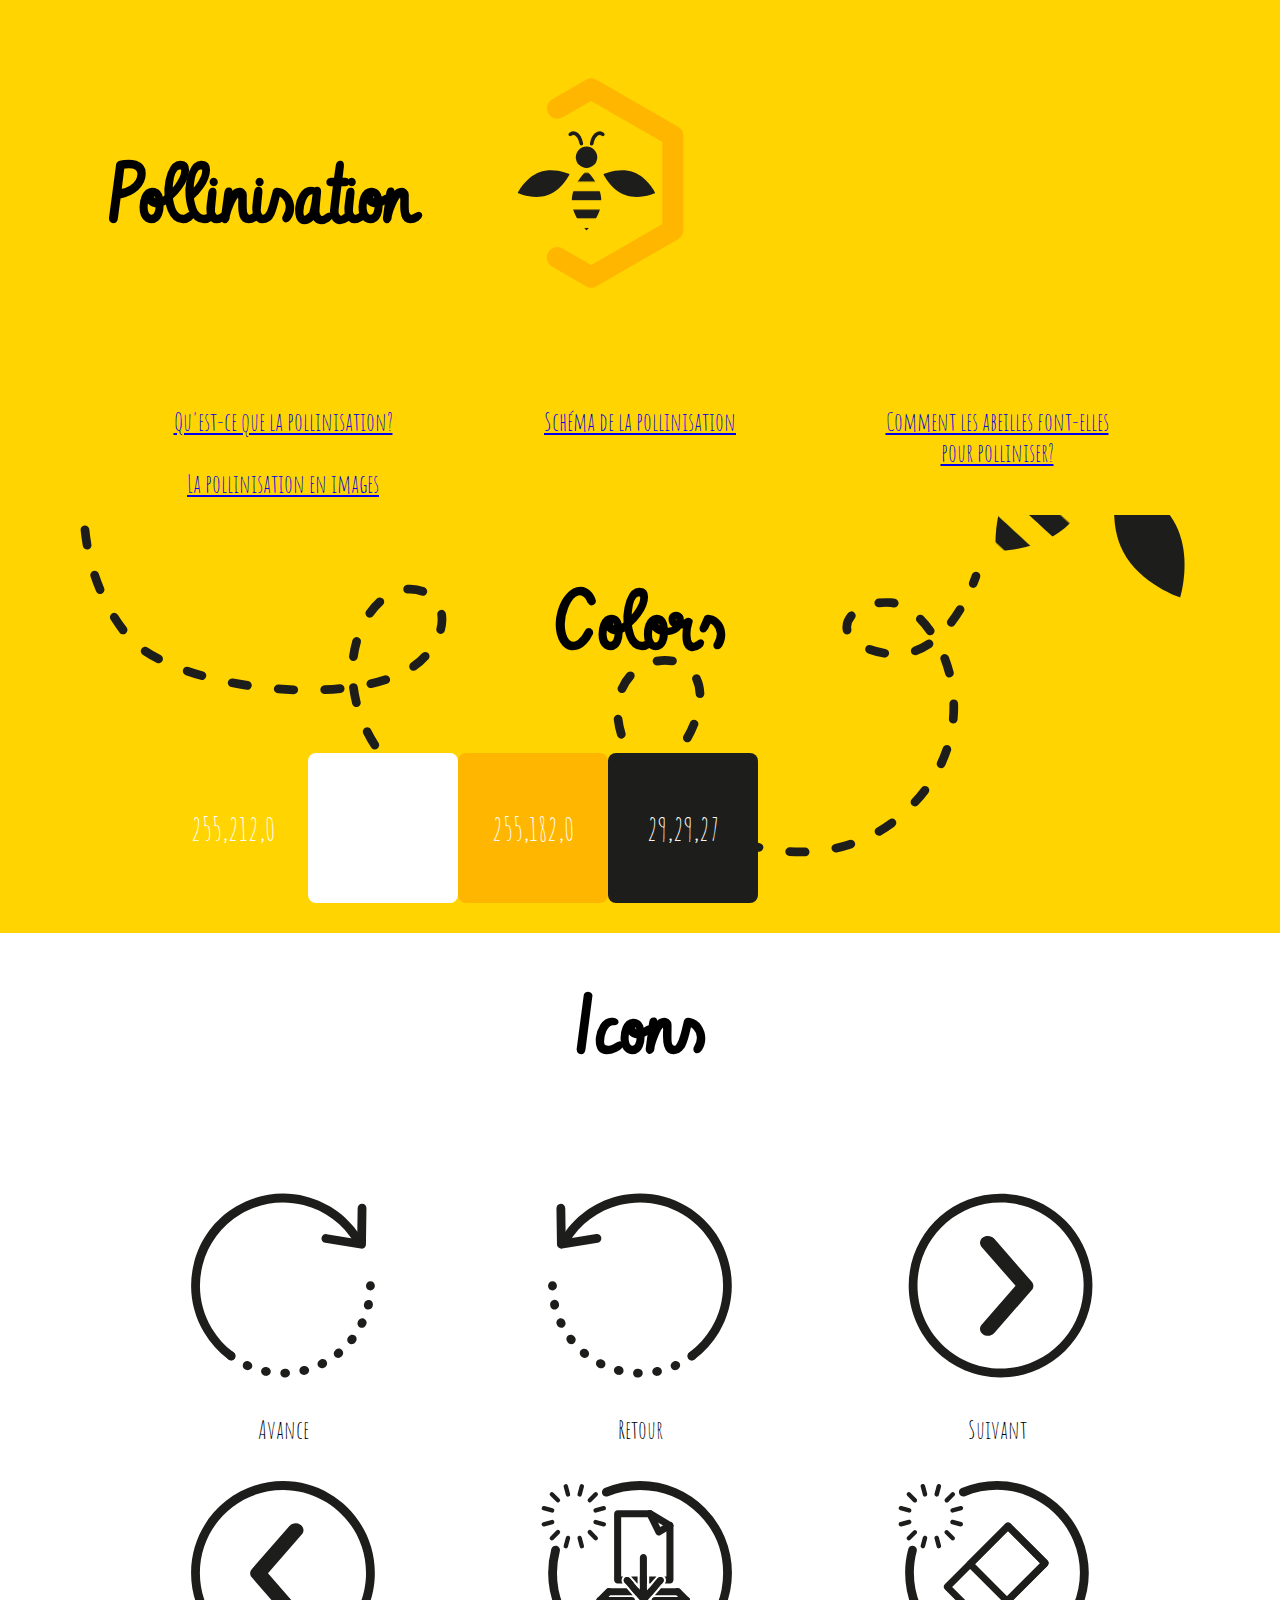
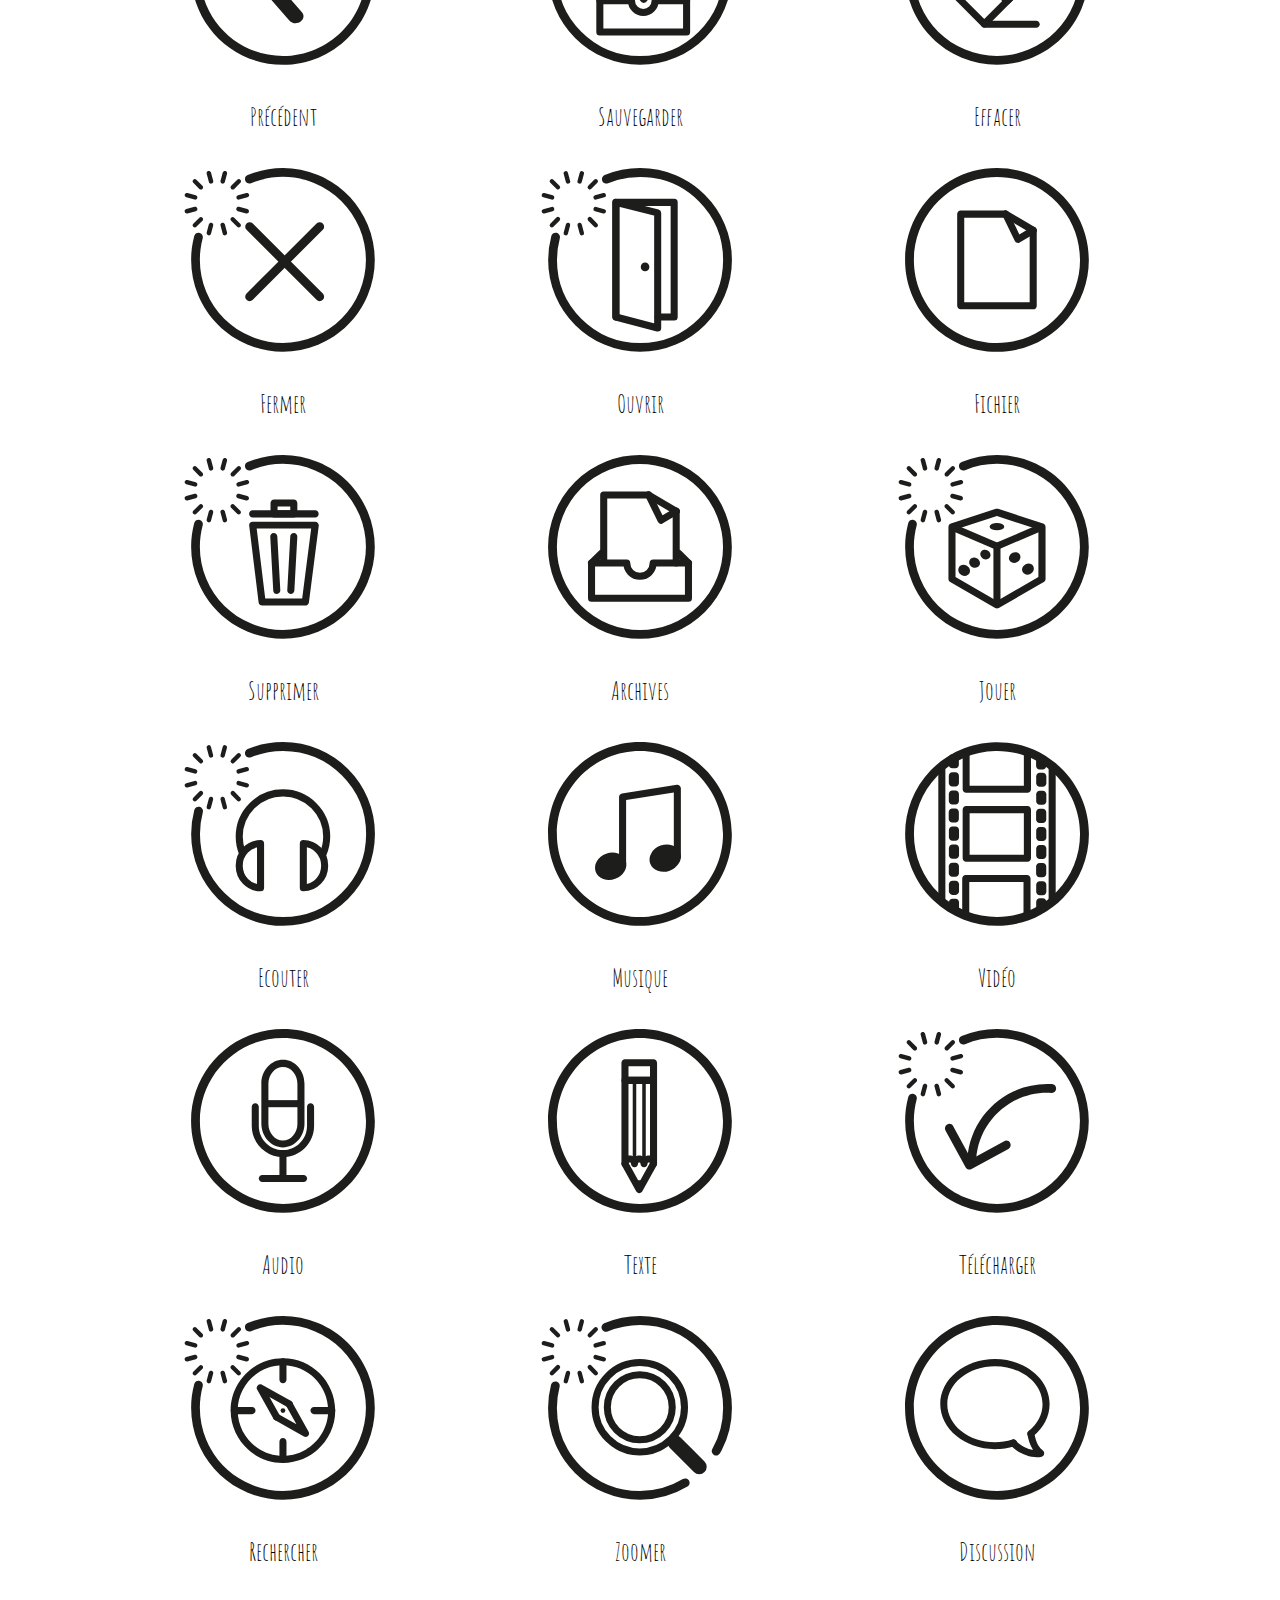
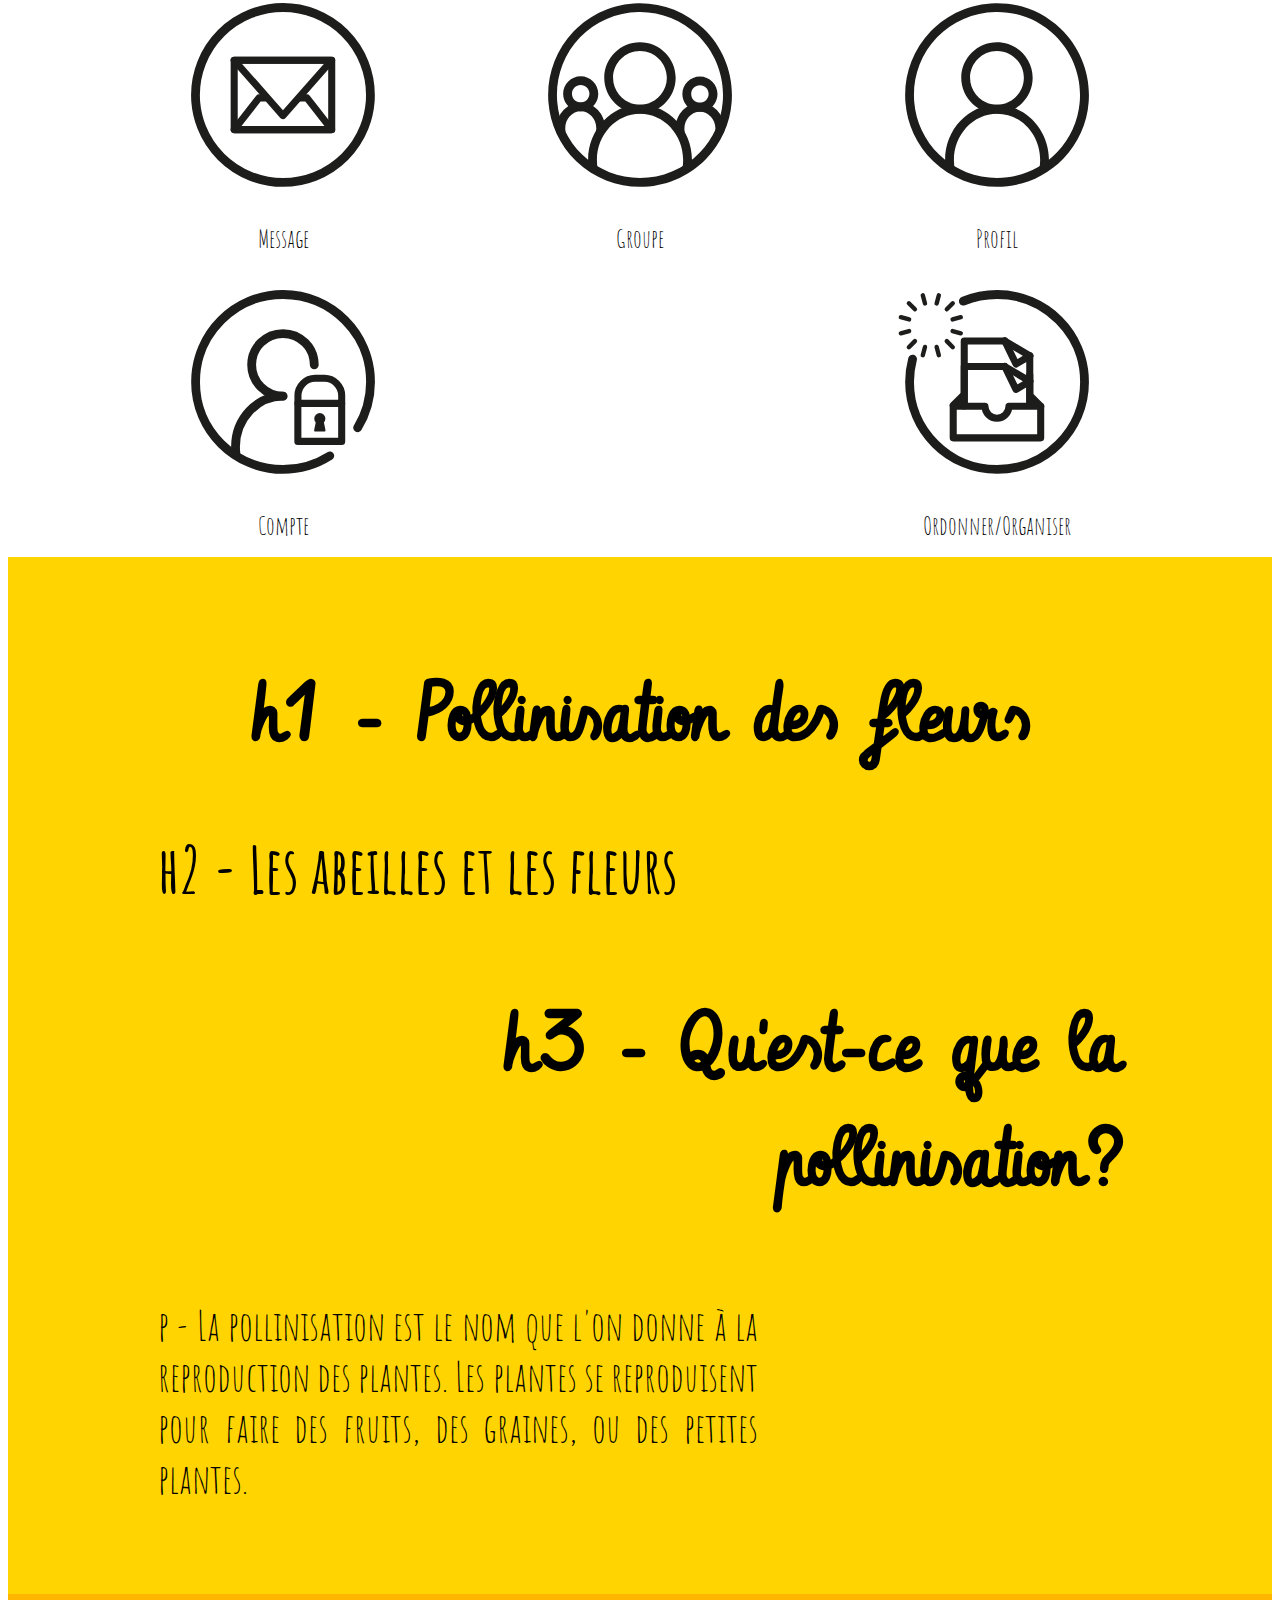
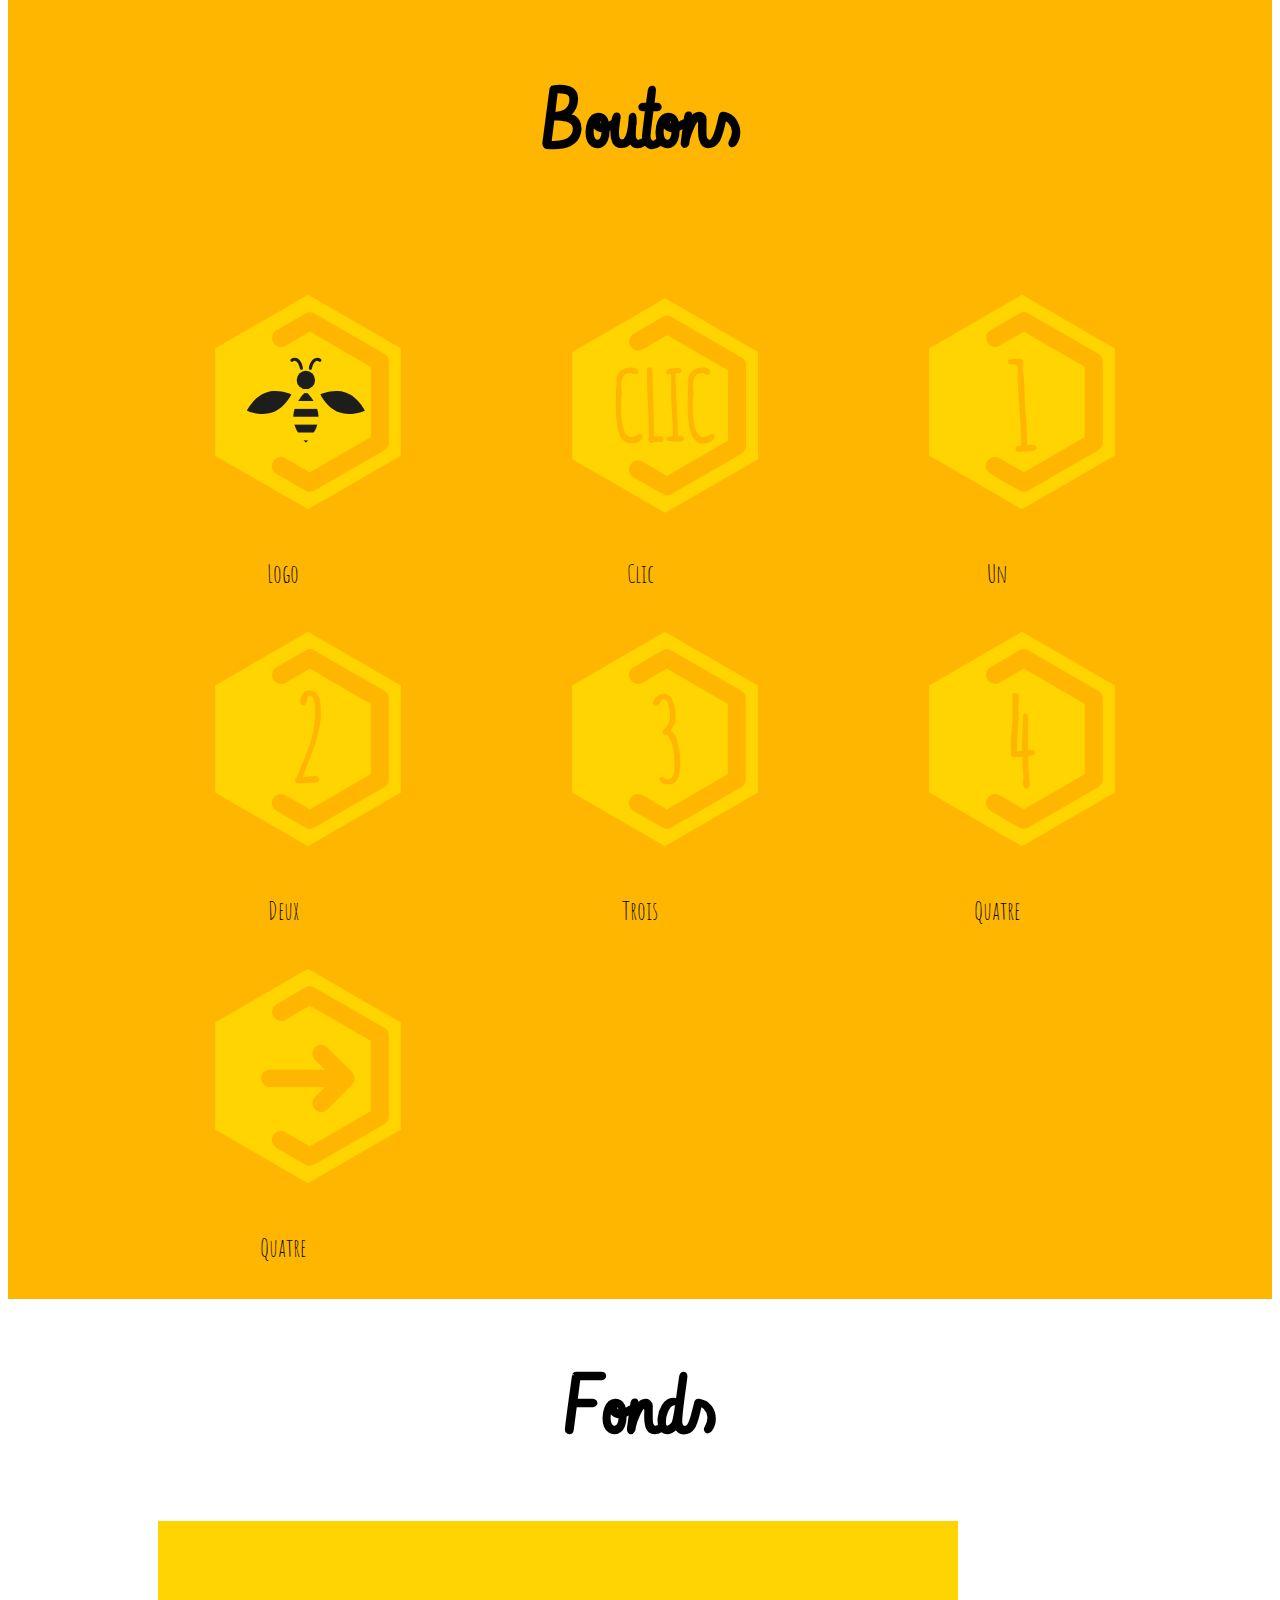
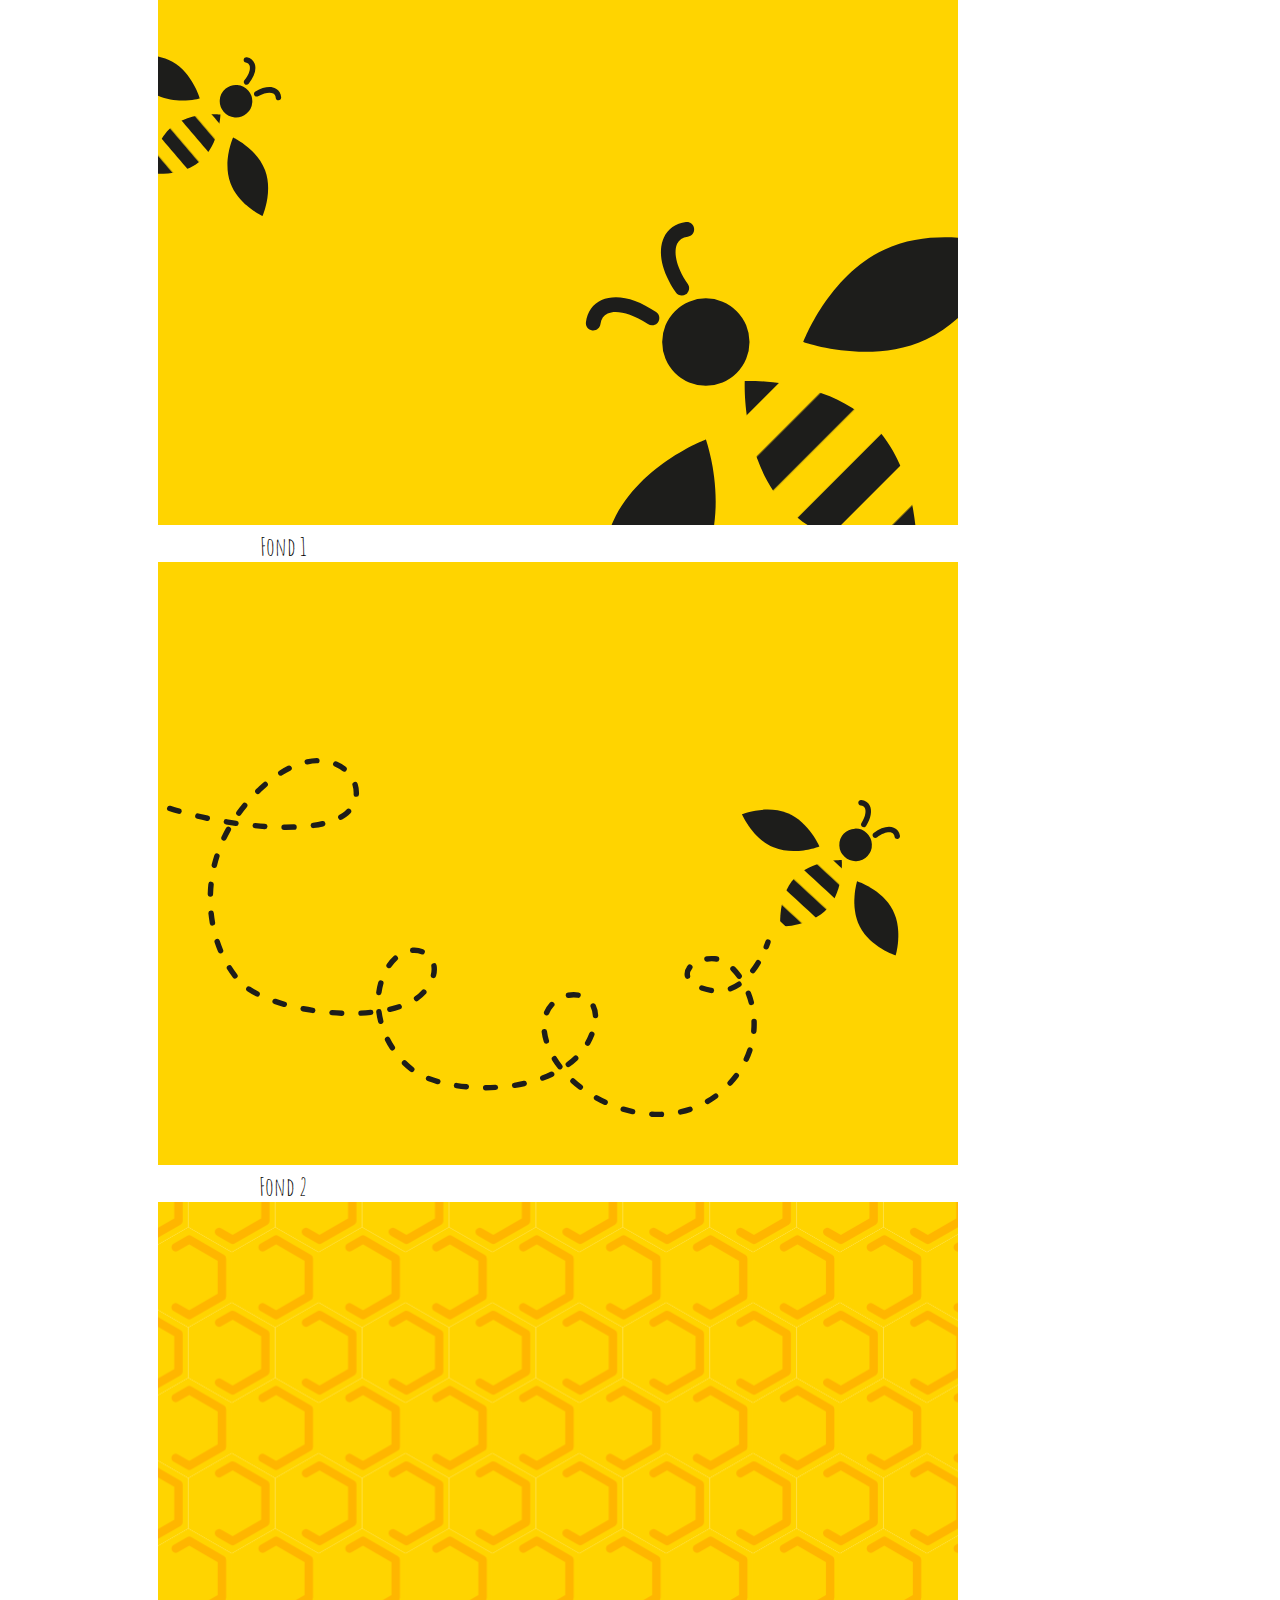
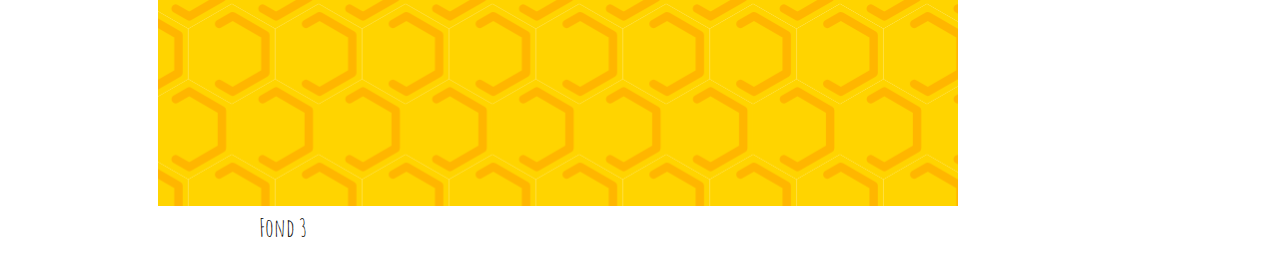
<file: index.html>
<!DOCTYPE html>
<html>
<head>
<meta charset="utf-8">
<title>Base</title>

<link href="https://fonts.googleapis.com/css?family=Amatic+SC|Vibur" rel="stylesheet">

<link rel="stylesheet" href="styles/main.css">
<link rel="stylesheet" href="styles/typo.css">

<header>
  <img src="images/logo.svg" width="350px" float="left"/>
 <h5>Pollinisation</h5>
 <ul id="navigation">
   <li><a href="video01.html">Qu'est-ce que la pollinisation?</a></li>
   <li><a href="video02.html">Schéma de la pollinisation</a></li>
   <li><a href="video03.html">Comment les abeilles font-elles pour polliniser?</a></li>
   <li><a href="video04.html">La pollinisation en images</a></li>
   </ul>
</header>
</head>
<body background="images/fond2-02.svg" background-attachment="scroll">

<section class="colors">
  <h1>Colors</h1>
  <ul>
    <li id="color-1">255,212,0</li>
    <li id="color-2">255,255,255</li>
    <li id="color-3">255,182,0</li>
    <li id="color-4">29,29,27</li>

</ul>
</section>



<section class="section01">
  <h1>Icons</h1>

  <ul>
<li><img src="images/avancer.svg" alt="avance"/></span>Avance</li>
<li><img src="images/retour.svg" alt="retour"/></span>Retour</li>
<li><img src="images/suivant.svg" alt="suivant"/></span>Suivant</li>
<li><img src="images/precedent.svg" alt="precedent"/></span>Précédent</li>
<li><img src="images/sauvegarder-24.svg" alt="sauvegarder"/></span>Sauvegarder</li>
<li><img src="images/effacer.svg" alt="effacer"/></span>Effacer</li>
<li><img src="images/fermer.svg" alt="fermer"/></span>Fermer</li>
<li><img src="images/ouvrir-08-08.svg" alt="ouvrir"/></span>Ouvrir</li>
<li><img src="images/fichier.svg" alt="fichier"/></span>Fichier</li>
<li><img src="images/supprimer.svg" alt="supprimer"/></span>Supprimer</li>
<li><img src="images/archive-10.svg" alt="archive"/></span>Archives</li>
<li><img src="images/jouer.svg" alt="jouer"/></span>Jouer</li>
<li><img src="images/ecouter-11.svg" alt="ecouter"/></span>Ecouter</li>
<li><img src="images/musique.svg" alt="musique"/></span>Musique</li>
<li><img src="images/video.svg" alt="video"/></span>Vidéo</li>
<li><img src="images/audio.svg" alt="audio"/></span>Audio</li>
<li><img src="images/texte.svg" alt="texte"/></span>Texte</li>
<li><img src="images/telecharger.svg" alt="telecharger"/></span>Télécharger</li>
<li><img src="images/rechercher.svg" alt="rechercher"/></span>Rechercher</li>
<li><img src="images/zoomer-16.svg" alt="zoomer"/></span>Zoomer</li>
<li><img src="images/discussion.svg" alt="discussion"/></span>Discussion</li>
<li><img src="images/message-18.svg" alt="message"/></span>Message</li>
<li><img src="images/groupe.svg" alt="groupe"/></span>Groupe</li>
<li><img src="images/profil.svg" alt="profil"/></span>Profil</li>
<li><img src="images/compte-22.svg" alt="compte"/></span>Compte</li>
<li><img src="images/organiser-23.svg" alt="organiser"/></span>Ordonner/Organiser</li>
</ul>
</section>

<section class="styletextes">
<h1>h1 - Pollinisation des fleurs</h1>
<h2>h2 - Les abeilles et les fleurs</h2>
<h3>h3 - Qu'est-ce que la pollinisation?</h3>
<p>p - La pollinisation est le nom que l'on donne à la reproduction des plantes.
  Les plantes se reproduisent pour faire des fruits, des graines, ou des petites plantes.</p>
</section>

<section class="icones">
  <h1>Boutons</h1>
  <ul>
  <li><img src="images/logo.svg" alt="logo" width="300px"/></span>Logo</li>
  <li><img src="images/clic.svg" alt="clic" width="300px"/></span>Clic</li>
  <li><img src="images/un.svg" alt="clic" width="300px"/></span>Un</li>
  <li><img src="images/deux.svg" alt="clic" width="300px"/></span>Deux</li>
  <li><img src="images/trois.svg" alt="clic" width="300px"/></span>Trois</li>
  <li><img src="images/quatre.svg" alt="clic" width="300px"/></span>Quatre</li>
    <li><img src="images/icons-01.svg" alt="clic" width="300px"/></span>Quatre</li>
</ul>
</section>

<section class="fonds">
  <h1>Fonds</h1>
<ul>
  <li id="fond1"><img src="images/fond1.svg" alt="Fond 1" width="800px"/></span>Fond 1</li>
  <li id="fond2"><img src="images/fond2-02.svg" alt="Fond 2" width="800px"/></span>Fond 2</li>
  <li id="fond3"><img src="images/fond3.svg" alt="Fond 3" width="800px"/></span>Fond 3</li>
</ul>
</section>





</body>
</html>
</file>
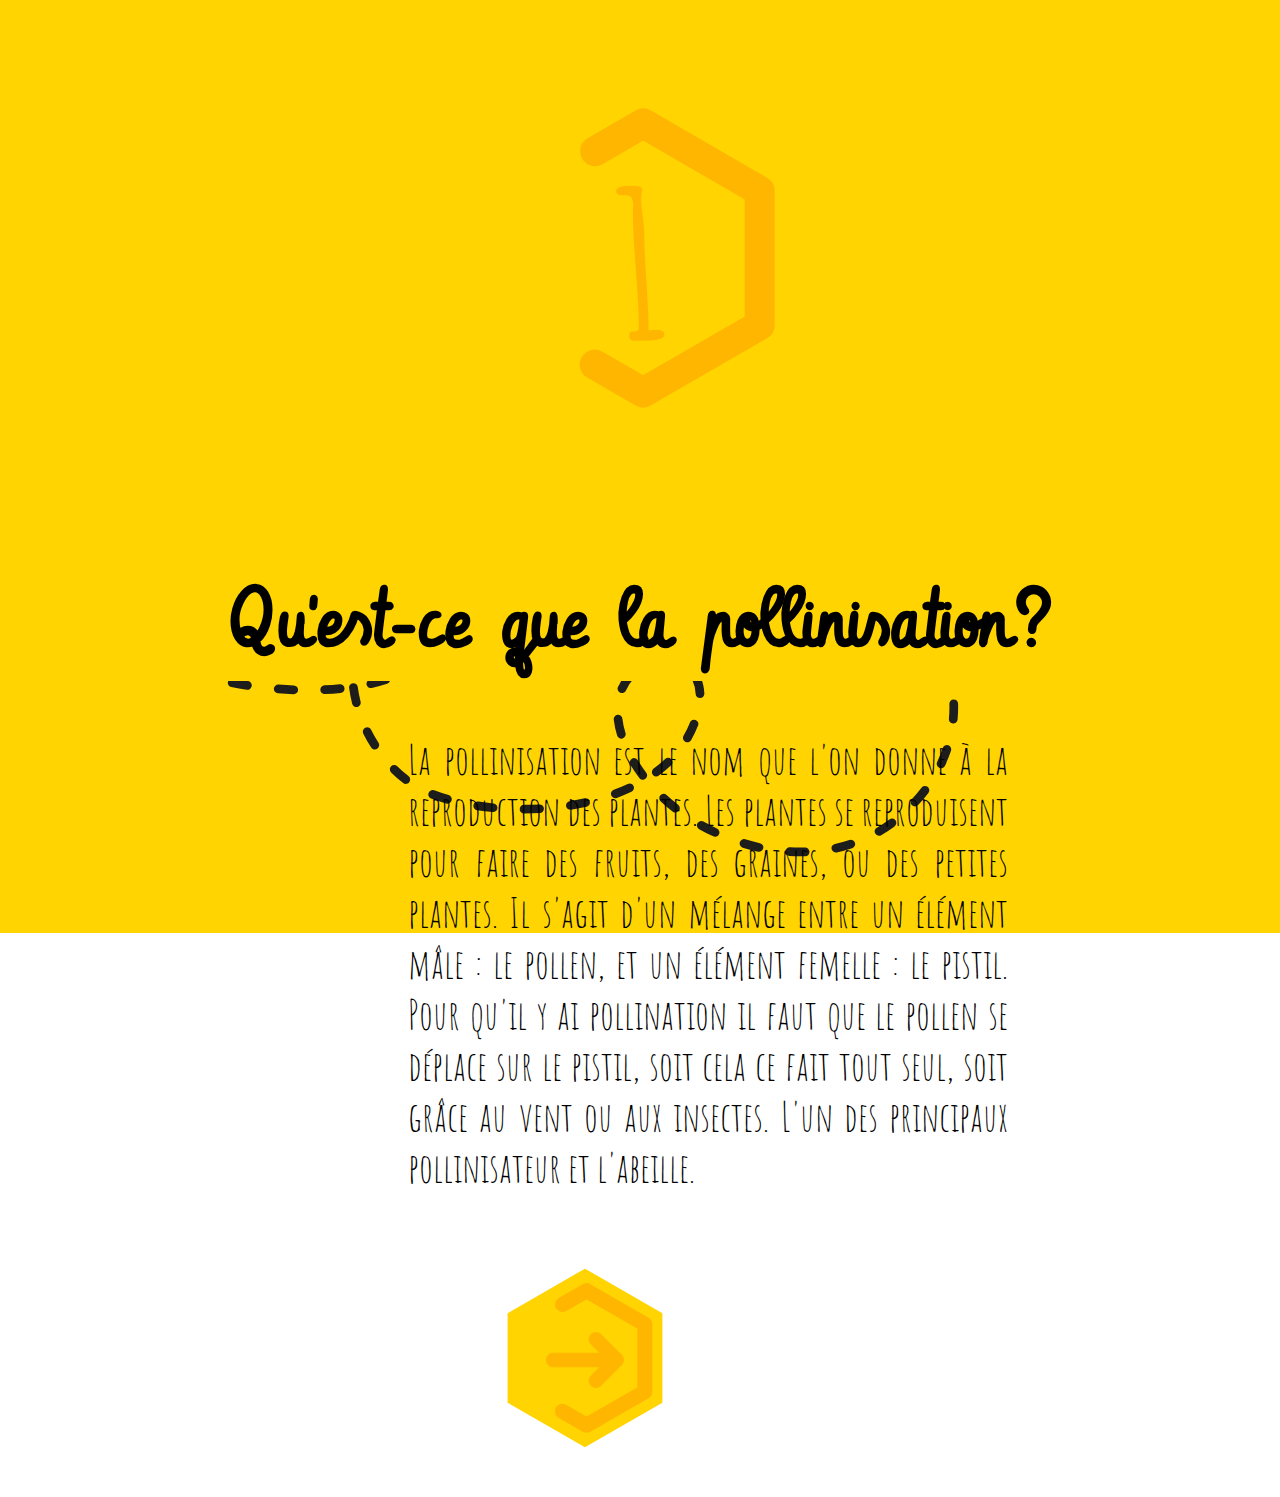
<file: video01.html>
<!DOCTYPE html>
<html>

<head>
<meta charset="utf-8">
<title>Pollinisation</title>

<link href="https://fonts.googleapis.com/css?family=Amatic+SC|Vibur" rel="stylesheet">

<link rel="stylesheet" href="styles/main.css">
<link rel="stylesheet" href="styles/typo.css">

</head>
<body background="images/fond2-02.svg">

  <section class="titre">
      <img src="images/un.svg" width="500px"/>
      <h1 style="top center">Qu'est-ce que la pollinisation?</h1>

    </section>

<section class="texte">
    <p> La pollinisation est le nom que l'on donne à la reproduction des plantes.
      Les plantes se reproduisent pour faire des fruits, des graines, ou des petites plantes.
      Il s'agit d'un mélange entre un élément mâle : le pollen, et un élément femelle : le pistil.
      Pour qu'il y ai pollination il faut que le pollen se déplace sur le pistil, soit cela ce fait tout seul, soit grâce au vent ou aux insectes.
      L'un des principaux pollinisateur et l'abeille.
    </p>
</section>

<ol>
<li><a href="video02.html" class="lien"><img src="images/icons-01.svg"/></a></li>
</ol>
</body>
</html>
</file>
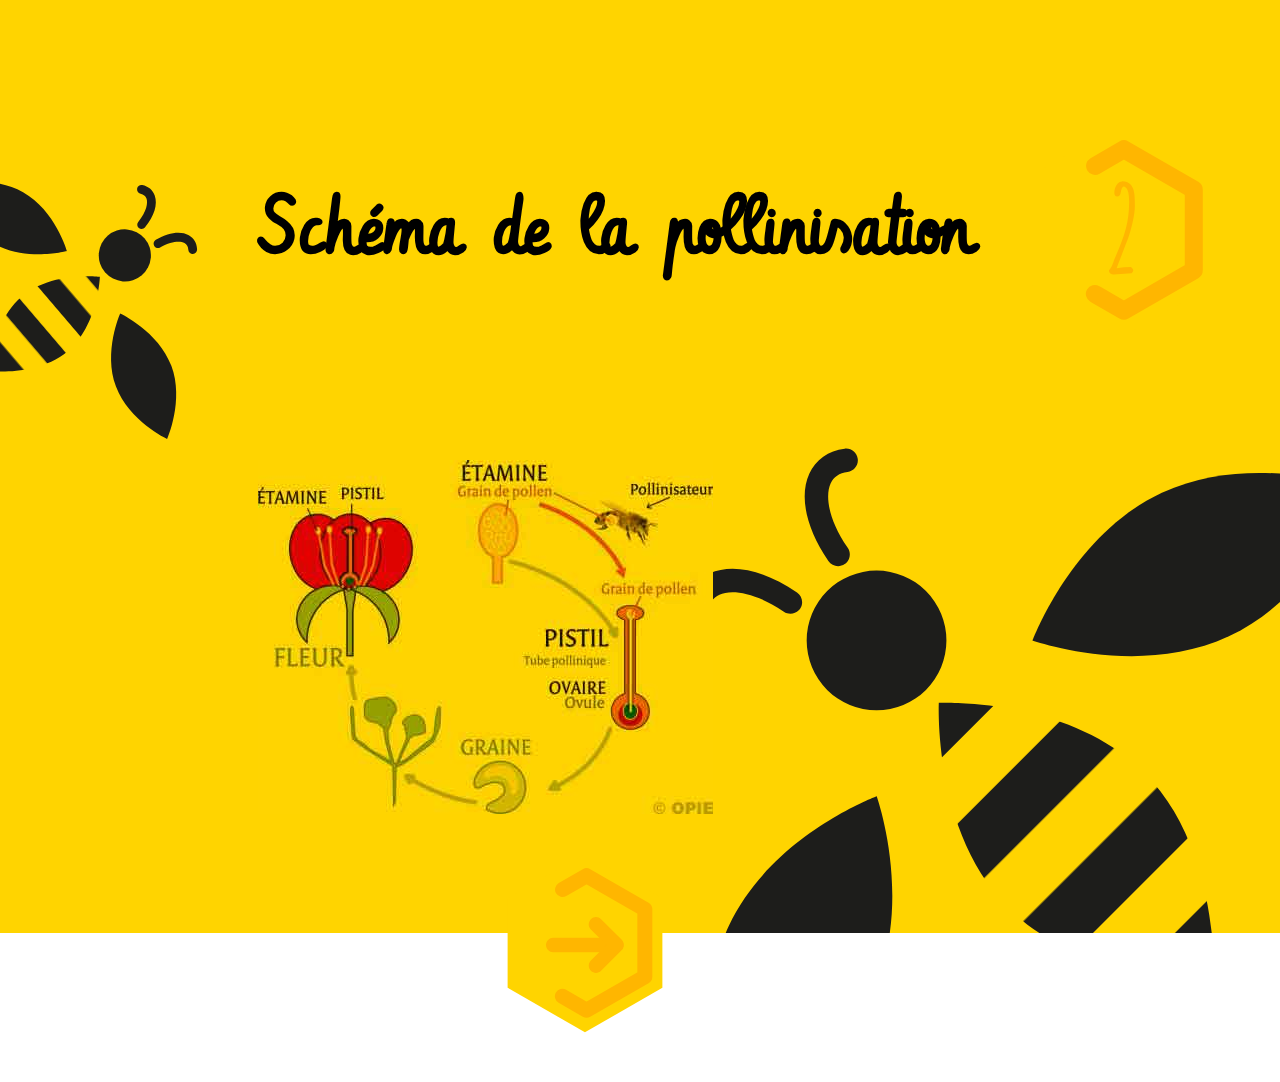
<file: video02.html>
<!DOCTYPE html>
<html>
<head>
<meta charset="utf-8">
<title>Schéma</title>

<link href="https://fonts.googleapis.com/css?family=Amatic+SC|Vibur" rel="stylesheet">

<link rel="stylesheet" href="styles/main.css">
<link rel="stylesheet" href="styles/typo.css">

</head>
<body background="images/fond1.svg">

<h3 class="titre2">
  <img src="images/deux.svg" width="300px"/>
</h3>
<h3 style="line-height:300px;">Schéma de la pollinisation</h3>


<section class="image2">
<img src="images/schema_abeillejaune.jpg" alt="schéma de la pollinisation"/>
</section>

<ol>
<li><a href="video03.html" class="lien"><img src="images/icons-01.svg"/></a></li>
</ol>


</body>
</html>
</file>
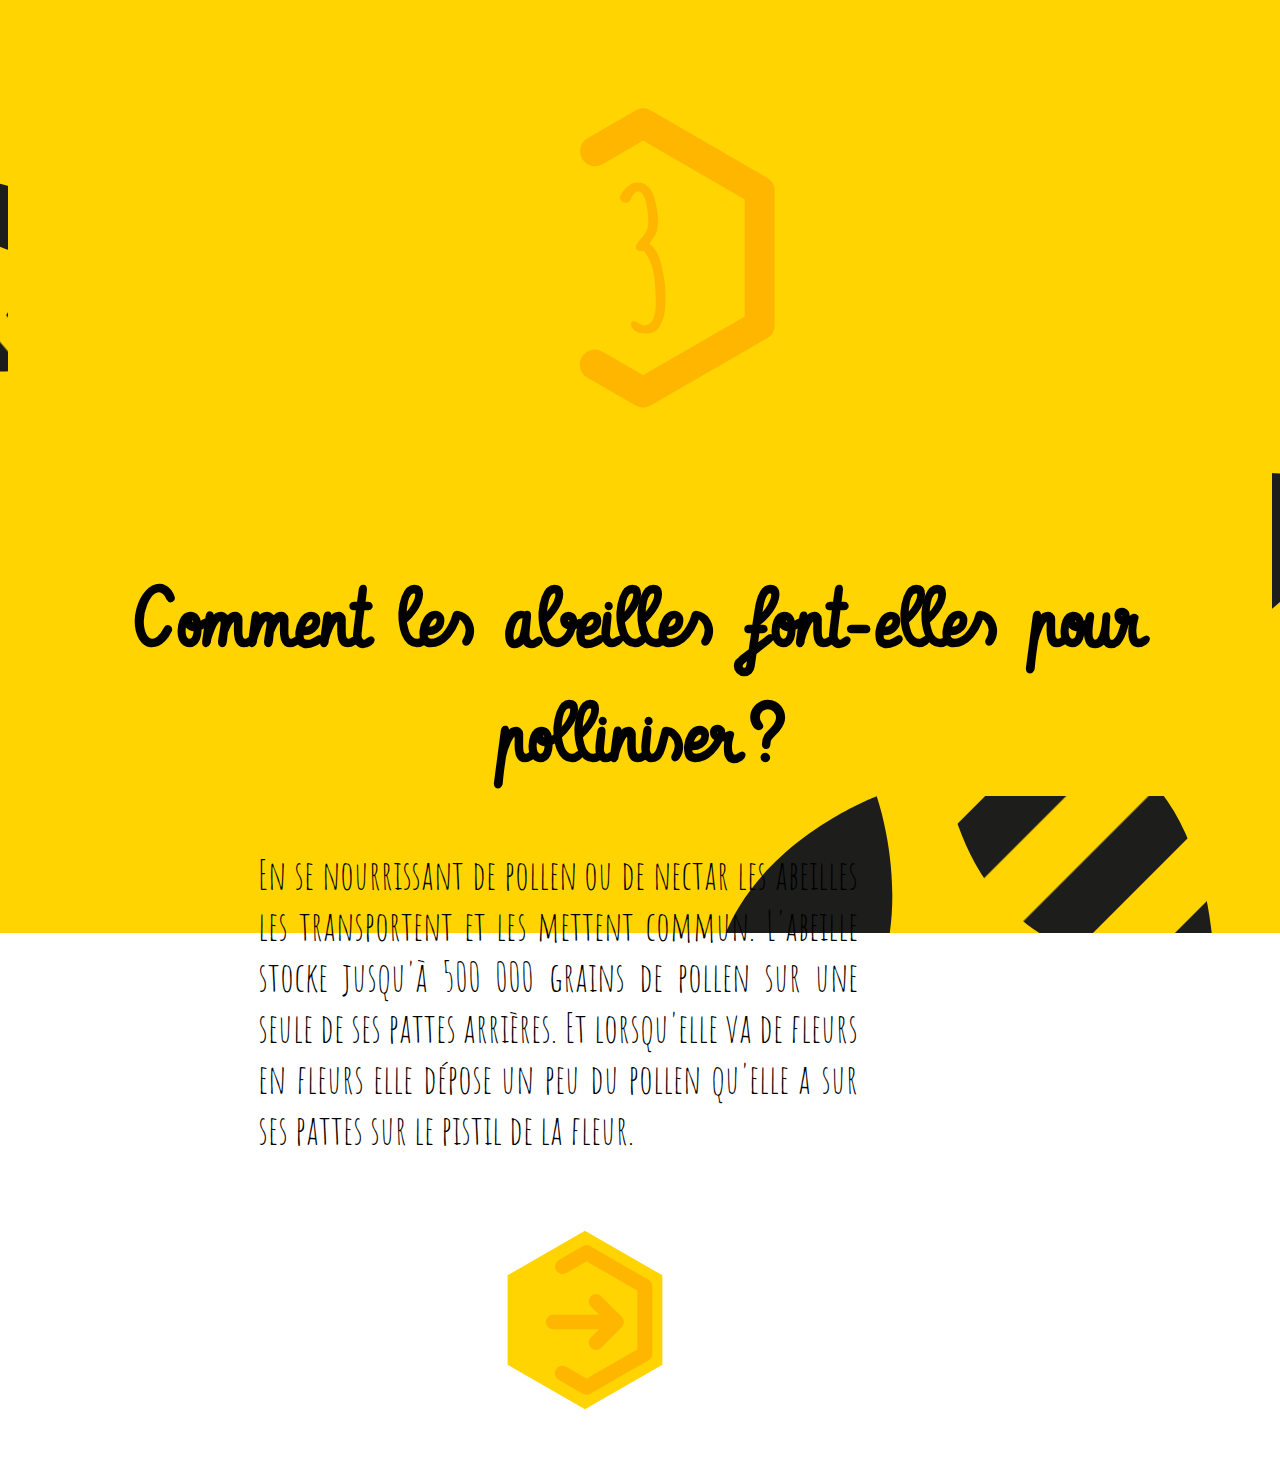
<file: video03.html>
<!DOCTYPE html>
<html>
<head>
<meta charset="utf-8">
<title>la pollinisation des abeilles</title>

<link href="https://fonts.googleapis.com/css?family=Amatic+SC|Vibur" rel="stylesheet">

<link rel="stylesheet" href="styles/main.css">
<link rel="stylesheet" href="styles/typo.css">

</head>
<body background="images/fond1.svg">

<section class="titre3">
  <img src="images/trois.svg" width="500px"/>
<h1>Comment les abeilles font-elles pour polliniser?</h1>
</section>

<section class="texte3">
    <p> En se nourrissant de pollen ou de nectar les abeilles les transportent et les mettent commun.
      L'abeille stocke jusqu'à 500 000 grains de pollen sur une seule de ses pattes arrières.
      Et lorsqu'elle va de fleurs en fleurs elle dépose un peu du pollen qu'elle a sur ses pattes sur le pistil de la fleur.
    </p>
</section>

<ol>
<li><a href="video04.html" class="lien"><img src="images/icons-01.svg"/></a></li>
</ol>


</body>
</html>
</file>
<file: styles/main.css>
header {
  display: block;
  background-color: rgb(255, 212, 0);
  min-height: 5vh;

}

.icones {
  background-color: rgb(255, 182, 0);
  min-height: 15vh;
  list-style: none;
  display: flex;
  flex-wrap: wrap;
  justify-content: space-around;
  align-items: center;
  padding-top: 20px;
  padding-bottom: 20px;

}


.fonds ul{
  list-style: none;
  display: flex;
  flex-direction: column;
  justify-content: center;

}


body {
  background-attachment: fixed;
  background-position: center;
  background-repeat: no-repeat;
  background-size: cover;
}


ul {
  display: inline-flex;
  flex-wrap: wrap;
  list-style-type: none;
  justify-content: space-between;
  padding-left: 150px;
  padding-right: 150px;

}

.styletextes {
  text-align: left;
  padding-left: 150px;
    padding-right: 150px;
      padding-bottom: 50px;
      padding-top: 50px;
  background-color: rgb(255, 212, 0);
}


li {
  width: 250px;
}

.colors li {
  display: flex;
  flex-wrap: wrap;
  list-style-type: none;
  justify-content: center;
  height: 150px;
  width: 150px;
  border-radius: 8px;
  color: #ffffff;
  text-transform: uppercase;
  font-size: 2em;
  text-align: center;
  align-items: center;


}

#color-1 {
  background-color: rgb(255, 212, 0);
}

#color-2 {
  background-color: rgb(255, 255, 255);
}

#color-3 {
  background-color: rgb(255, 182, 0);
}

#color-4 {
  background-color: rgb(29, 29, 27);
}


video {
  max-width: 1000px;
  display: block;
  margin : 0 auto;
}


ol {
  width: 400px;
display: block;
margin: 0 auto;
  list-style-type: none;
  border: none;
}

.titre {
  background-repeat: no-repeat;
  max-height: 95vh;
  background: cover;
  background-color: rgb(255, 212, 0);
  text-align: center;
  margin: 0;
}

.texte {
 margin-left: 400px;
}

.image2 {
  display: block;
  margin-left: 250px;
  max-width: 300px;

}
.titre2 {
  float: right;
  margin: 0;
  padding: 0;
}

.titre3 {
  background-repeat: no-repeat;
  max-height: 95vh;
  background: cover;
background-color: rgb(255, 212, 0);
  text-align: center;
  margin-bottom: 50px;
}

.texte3 {
margin-left: 250px;
}


.fond4{
  background-repeat: no-repeat;
  max-height: 95vh;
  background: cover;
  background-color: rgb(255, 212, 0);
  text-align: center;
  margin-bottom: 50px;
}
</file>
<file: styles/typo.css>
h1 {
  font-family: 'Vibur', cursive;
  font-size: 80px;
  text-align: center;
}

h2 {
  font-family: 'Amatic SC', cursive;
  font-size: 64px;
}

p {
  font-family: 'Amatic SC', cursive;
font-size: 40px;
display: block;
text-align: justify;
max-width: 600px;
}

li {
  font-family: 'Amatic SC', cursive;
font-size: 25px;
text-align: center;

}

h3 {
  font-family: 'Vibur', cursive;
  font-size: 80px;
text-align: right;

}

h4 {
  font-family: 'Vibur', cursive;
  font-size: 80px;
text-align: center;

}

h5 {
  font-family: 'Vibur', cursive;
  font-size: 80px;
  float: left;
  margin-left: 100px;
}
</file>
